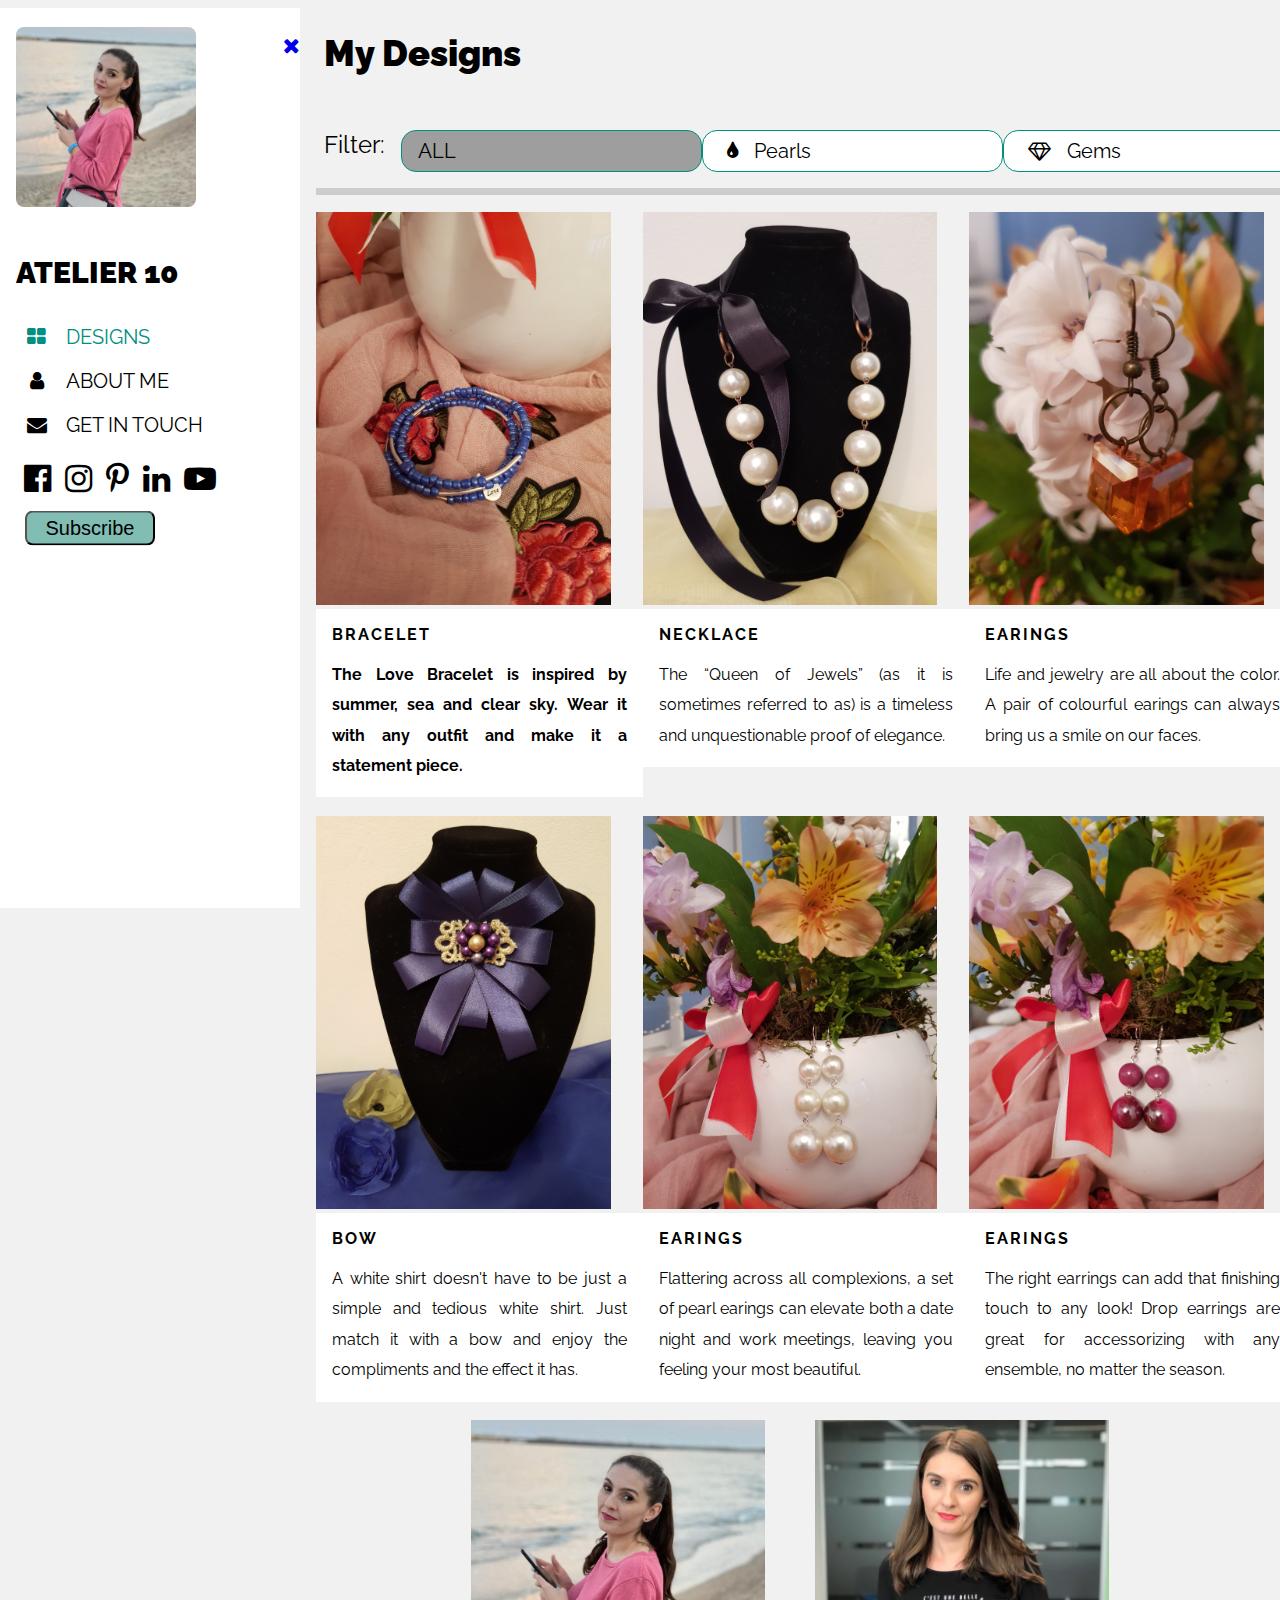
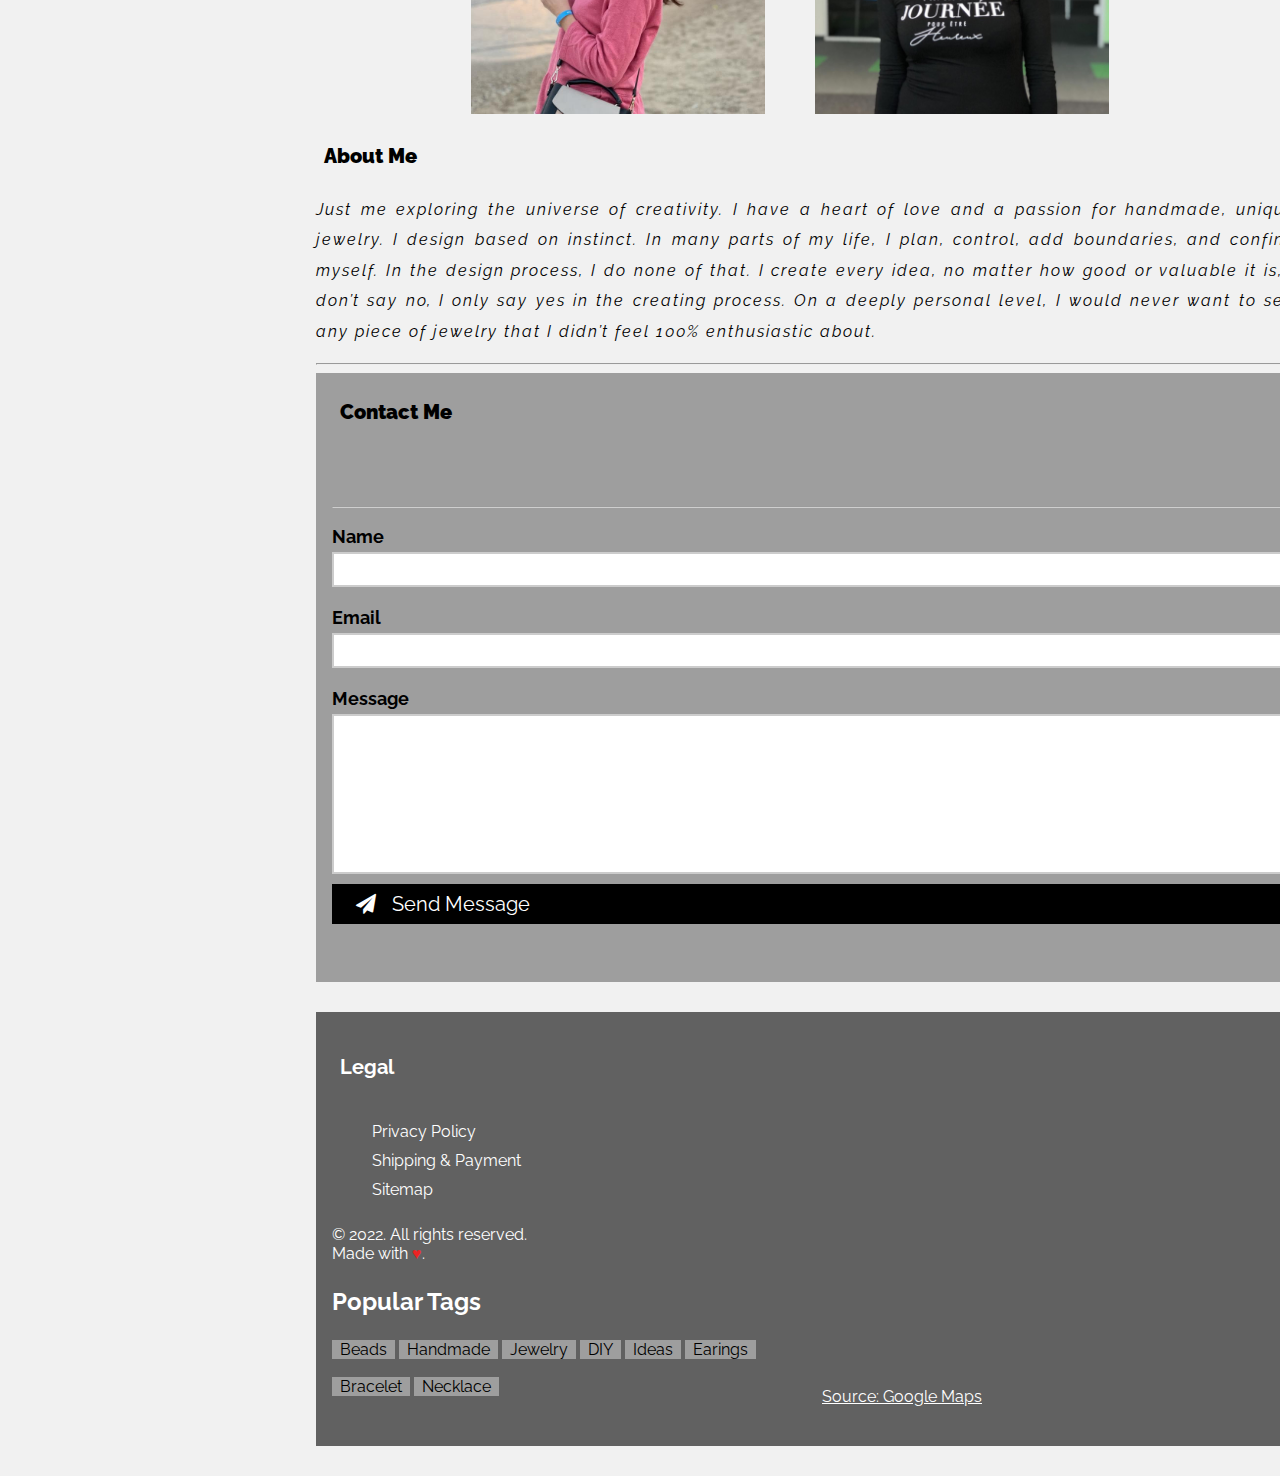
<file: index.html>
<!DOCTYPE html>
<html>
<title>Atelier 10</title>
<meta charset="UTF-8">
<meta name="viewport" content="width=device-width, initial-scale=1">
<link href="style.css" rel="stylesheet">
<link rel="stylesheet" href="https://fonts.googleapis.com/css?family=Raleway">
<link rel="stylesheet" href="https://cdnjs.cloudflare.com/ajax/libs/font-awesome/4.7.0/css/font-awesome.min.css">
<body class="light-grey content">

<nav class="sidebar white animate-left" id="mySidebar"><br>
  <div class="container">
  <a href="#" id="close-btn" class="closebtn right xlarge space-padding hover-grey" title="Close">
      <i class="fa fa-lg fa-times"></i></a>
    <img src="./pictures/portrait.jpeg" style="width:60%;" class="round">
    <br><br>
    <h2><b>ATELIER 10</b></h2>
  </div>
  <div class="bar-block">
    <a href="#designs" class="bar-item button space-padding"><i class="fa fa-th-large fa-fw margin-right"></i>DESIGNS</a> 
    <a href="#about" class="bar-item button space-padding"><i class="fa fa-user fa-fw margin-right"></i>ABOUT ME</a> 
    <a href="#contact" class="bar-item button space-padding"><i class="fa fa-envelope fa-fw margin-right"></i>GET IN TOUCH</a>
    </div>

   </div> 
  </div>
  <div class="panel large">
    <i class="fa fa-facebook-official hover-opacity fa-lg"></i>
    <i class="fa fa-instagram hover-opacity fa-lg"></i>
    <i class="fa fa-pinterest-p hover-opacity fa-lg"></i>
    <i class="fa fa-linkedin hover-opacity fa-lg"></i>
    <i class="fa fa-youtube-play hover-opacity fa-lg"></i>
  </div>
  <div class="space-padding-32 margin-left">
    <button id="btn1" class="big-btn hover-opacity">Subscribe
      <span class="tooltiptext">Subscribe to my newsletter</span>
    </button>
      <div class="form-group">
        <input type="e-mail" placeholder="Type your e-mail...">
      <button id="btn2" class="small-btn">Subscribe</button>
  </div>
</nav>

<div class="main" style="margin-left:300px">

 <section id="mySection">
  <header id="portfolio">
    <a href="#"><img src="./pictures/portrait.jpeg" style="width:59px;" class="responsive-pic right hover-opacity"></a>
    <p class="button xxlarge hover-text-grey" id="open-btn">
      <i class="fa fa-bars"></i>
    </p>
    <div class="container">
    <h1><b>My Designs</b></h1>
    <div class="section bottombar space-padding-16">
      <span class="margin-right" style="font-size:24px">Filter:</span> 
      <button class="button white hide-small grey active" onclick="filterSelection('all')">ALL</button>
      <!-- <button class="button white"><i class="fa fa-leaf margin-right"></i>Design</button> -->
      <button class="button white hide-small" onclick="filterSelection('pearls')"><i class="fa fa-tint margin-right"></i>Pearls</button>
      <button class="button white hide-small" onclick="filterSelection('gems')"><i class="fa fa-diamond margin-right"></i>Gems</button>
    </div>
    </div>
  </header>
  <!-- <div class="row"> -->
  <div class="row-padding">
    <div class="frame container margin-bottom gems" >
      <img src="./pictures/pic1.jpg" alt="Gems" class="hover-opacity">
      <div class="container white">
        <p><b>Bracelet</b></p>
        <p><b>The Love Bracelet is inspired by summer, sea and clear sky. Wear it with any outfit and make it a statement piece. </b></p>
      </div>
    </div>
    <div class="frame container margin-bottom pearls">
      <img src="./pictures/pic9.jpg" alt="Pearls" class="hover-opacity" width="auto">
      <div class="container white">
        <p><b>Necklace</b></p>
        <p>The “Queen of Jewels” (as it is sometimes referred to as) is a timeless and unquestionable proof of elegance.</p>
      </div>
    </div>
    <div class="frame container margin-bottom gems">
      <img src="./pictures/pic3.jpg" alt="Gems" class="hover-opacity">
      <div class="container white">
        <p><b>Earings</b></p>
        <p>Life and jewelry are all about the color. 
          A pair of colourful earings can always bring us a smile on our faces.</p>
      </div>
    </div>
  </div>
  
  <div class="row-padding">
    <div class="frame container margin-bottom gems">
      <img src="./pictures/pic12.jpg" alt="Gems" class="hover-opacity">
      <div class="container white">
        <p><b>Bow</b></p>
        <p>A white shirt doesn't have to be just a simple and tedious white shirt. 
          Just match it with a bow and enjoy the compliments and the effect it has. </p>
      </div>
    </div>
    <div class="frame container margin-bottom pearls">
      <img src="./pictures/pic5.jpg" alt="Pearls" class="hover-opacity">
      <div class="container white">
        <p><b>Earings</b></p>
        <p>Flattering across all complexions, a set of pearl earings can elevate both a date night and work meetings, 
          leaving you feeling your most beautiful.
        </p>
      </div>
    </div>
    <div class="frame container margin-bottom pearls">
      <img src="./pictures/pic6.jpg" alt="Pearls" class="hover-opacity">
      <div class="container white">
        <p><b>Earings</b></p>
        <p>The right earrings can add that finishing touch to any look! 
          Drop earrings are great for accessorizing with any ensemble, no matter the season.  
        </p>
      </div>
    </div>
  </div>
  <!-- </div> -->

  <div id="myModal" class="modal">
    <span class="close" title="Close">&times;</span>
    <img class="modal-content" id="image-content">
    <div id="caption"></div>
  </div>

  <!-- <div class="center space-padding-32">
    <div class="pagination">
      <a href="#" class="bar-item button hover-black">«</a>
      <a href="#" class="bar-item black button">1</a>
      <a href="#" class="bar-item button hover-black">2</a>
      <a href="#" class="bar-item button hover-black">3</a>
      <a href="#" class="bar-item button hover-black">4</a>
      <a href="#" class="bar-item button hover-black">»</a>
    </div>
  </div> -->

  <div class="pictures" id="about">
    <div class="first-pic hover-opacity">
      <img src="./pictures/portrait.jpeg" alt="Me"">
    </div>
    <div class="second-pic hover-opacity">
      <img src="./pictures/portrait2.jpeg" alt="Me">
    </div>
  </div>

  <div class="container space-padding-large">
    <h4><b>About Me</b></h4>
    <p>Just me exploring the universe of creativity. I have a heart of love and a passion for handmade, unique jewelry.
      I design based on instinct. In many parts of my life, I plan, control, add boundaries, and confine myself. In the design process, I do none of that.
       I create every idea, no matter how good or valuable it is, I don’t say no, I only say yes in the creating process.
       On a deeply personal level, I would never want to sell any piece of jewelry that I didn’t feel 100% enthusiastic about.
    </p>
    <hr>

  <div class="container space-padding-large grey">
    <h4 id="contact"><b>Contact Me</b></h4>
    <div class="row-padding center space-padding-24">
      <div class="frame dark-grey">
        <p><i class="fa fa-envelope fa-lg xxlarge text-light-grey"></i></p>
        <a href="mailto: gherghe.alina@yahoo.com" style="color: white">gherghe.alina@yahoo.com</a>
      </div>
      <div class="frame turcoise location">
        <p><i class="fa fa-map-marker fa-lg xxlarge text-light-grey"></i></p>
        <p>Bucharest, RO</p>
      </div>
      <div class="frame dark-grey">
        <p><i class="fa fa-phone fa-lg xxlarge text-light-grey"></i></p>
        <p>+40 0749024801</p>
      </div>
    </div>
    <hr class="opacity">
    <form action="" target="_blank">
      <div class="details">
        <label>Name</label>
        <input id="name" class="input border-input" type="text" name="Name" required>
      </div>
      <div class="details">
        <label>Email</label>
        <input id="email" class="input border-input" type="text" name="Email" required>
      </div>
      <div class="details">
        <label>Message</label>
        <textarea id="msg" class="input border-input" type="text" name="Message" 
          placeholder="Write your message..." style="height:140px" required>
        </textarea>
      </div>
      <button type="submit" id="send" class="button black margin-bottom" onclick="message()"><i 
        class="fa fa-paper-plane margin-right"></i>Send Message</button>
        <div class="message">
          <div class="succes" id="success">Your message was succesfully sent!</div>
          <div class="fail" id="fail">Fields cannot be empty!</div>
        </div>
    </form>
  </div>
  <footer class="container space-padding-32 dark-grey">
    <div class="mapouter">
      <div class="gmap_canvas">
        <iframe width="490" height="360" id="gmap_canvas" 
      src="https://maps.google.com/maps?q=bucharest&t=k&z=15&ie=UTF8&iwloc=&output=embed" frameborder="0" scrolling="no" marginheight="0" marginwidth="0">
      </iframe>
        <br>
      <a href="https://www.embedgooglemap.net" style="color:#fff">Source: Google Maps</a>
      </div>
    </div>
  <div class="space-padding-16">
        <h4>Legal</h4>
        <div class="list-items">
          <ul class="nav_ul small">
            <li>
              <a href="#">Privacy Policy</a>
            </li>
            <li>
              <a href="#">Shipping & Payment</a>
            </li>
            <li>
              <a href="#">Sitemap</a>
            </li>
          </ul> 
        </div>
        
      <div class="dark-grey ">
        
        <span>&copy; 2022. All rights reserved.</span>
        <div>
          <span>Made with <span class="heart">♥</span>.</span>
        </div>
      </div>
      <div class="tags">
        <h3>Popular Tags</h3>
        <p>
          <span class="tag grey margin-bottom">Beads</span> 
          <span class="tag grey small margin-bottom">Handmade</span>
          <span class="tag grey small margin-bottom">Jewelry</span>  
          <span class="tag grey small margin-bottom">DIY</span>
          <span class="tag grey small margin-bottom">Ideas</span> 
          <span class="tag grey small margin-bottom">Earings</span> 
          <span class="tag grey small margin-bottom">Bracelet</span> 
          <span class="tag grey small margin-bottom">Necklace</span>
        </p>
      </div>
      </div>
    </footer>
    </div>
 </section>
</div>
</div>
<script src="./app.js">

</script>

</body>
</html>
</file>
<file: style.css>
html {
    text-size-adjust: auto;
}
body,
h1,
h2,
h3,
h4,
h5,
h6 {
    font-family: "Raleway", sans-serif;
}
h1 {
    font-size: 36px;
    padding-left: 8px;
}
h2 {
    font-size: 30px;
}
h3 {
    font-size: 24px;
}
h4 {
    font-size: 20px;
    padding-left: 8px;
}
h5 {
    font-size: 18px;
}
h6 {
    font-size: 16px;
}
nav {
    z-index: 3;
    width: 400px;
    display: block;
    margin: 0;
}
.content {
    margin-left: auto;
    margin-right: auto;
    max-width: 1600px;
}
.sidebar {
    height: 100%;
    width: 300px;
    background-color: #fff;
    position: fixed;
    z-index: 1;
    overflow: auto;
}
.closebtn {
    display: inline-block;
}
#open-btn {
    display: block;
    width: 50px;
}
.sidebar {
    display: block;
}
.fa {
    font-size: 20px;
    padding-left: 8px;
}
.form-group {
    width: 300px;
    height: 65px;
    margin-top: 40px;
    transform: scaleX(0);
    transition: 200ms ease-in-out transform;
}
.form-group input {
    width: 240px;
    height: 32px;
    border-radius: 2px solid #62e1c1;
    background-color: transparent;
    outline: none;
    box-shadow: 2px 2px 2px 2px #018f81;
}
.small-btn {
    position: absolute;
    border: 2px solid;
    left: 170px;
    top: 20px;
    transform: translateY(-50%);
    font-size: 14px;
    border-radius: 8px;
    background-color: #82bdb3;
    cursor: pointer;
}
::placeholder {
    color: #000;
    font-style: italic;
    opacity: 1;
}
.big-btn {
    position: absolute;
    width: 130px;
    height: 35px;
    left: 30%;
    top: 520px;
    transform: translate(-50%, -50%);
    transition: 300ms ease-in-out opacity;
    background-color: #82bdb3;
    font-size: 20px;
    border-radius: 8px;
    cursor: pointer;
}
.tooltiptext {
    visibility: hidden;
    width: 200px;
    color: #000;
    position: absolute;
    z-index: 1;
    bottom: 100%;
    left: 30%;
    text-align: center;
    font-style: italic;
    font-size: 15px;
    margin-left: -50px;
    padding: 6px 0;
    transition: opacity 0.3s;
}

.tooltiptext::after {
    content: "";
    position: absolute;
    margin-left: -1000px;
    border-width: 5px;
    border-style: solid;
    border-color: #000 transparent transparent transparent;
}
.big-btn:hover .tooltiptext {
    visibility: visible;
    opacity: 1;
}
.remove-big-btn {
    opacity: 0;
    pointer-events: none; 
}
.show-form-group {
    transform: scaleX(1);
}
img {
    vertical-align: center;
    max-height: 100%;
    max-width: 100%;
}
.pictures {
    display: inline-flex;
    justify-content: center;
    gap: 50px;
}
.first-pic {
    width: 30%;
}
.second-pic {
    width: 30%;
}
@media screen and (max-width: 992px) {
    .row-padding, .container.white{
      flex-direction: column;
    
    }
    .sidebar, .section.bottombar.space-padding-16 { 
        display: none;
    }
}
@media screen and (max-width: 992px) {
    .closebtn {
      display: block;
    }
     .responsive-pic {
        border-radius: 50%;
        margin-top: 24px;
    }
    #open-btn {
        display: inline;
        position: absolute;
        top: 0;
        padding: 0;
    }
    h1 {
        text-align: center;
    }
    footer {
        display: flex;
        flex-direction: column;
    }
        .mapouter {
            overflow-x: hidden;
            display: flex;
            flex-direction: column;
            justify-content: space-around;
            width: 200px;
            padding-bottom: 20px;
            padding-left: 0;
        }
}

@media screen and (min-width: 993px) {
        #open-btn {
            display: none;
        }
        .responsive-pic {
            display: none;
        }
}
.button {
    width: 100%;
    text-align: left;
    color:#000;
    display: inline-block;
    border: none;
    padding: 8px 16px;
    vertical-align: middle;
    overflow: hidden;
    text-decoration: none;
    font-size: 20px;
    text-align: left;
    cursor: pointer;
    white-space: normal;
    font-family: "Raleway", sans-serif;
}
.button:first-child {
    color:#018f81;
}
.button:hover {
    color: #000;
    background-color: #ccc;
}
.button.white.hide-small {
    border: 1px solid #018f81;
    border-radius: 15px;
}
.container .white p:first-child {
    color: #000;
    text-align: justify;
    text-transform: uppercase;
    letter-spacing: 2px;
}
.container .white p:nth-child(2) {
    text-align: justify;
    line-height: 1.9;
}
h4 + p {
    text-align: justify;
    line-height: 1.9;
    font-style: italic;
    letter-spacing: 2px;
}
.pagination {
    width: 100%;
    overflow: hidden;
    white-space: normal;
    padding-bottom: 16px;
}
.center .pagination {
    display: inline-block;
    width: auto;
    position: static;
}
.pagination .bar-item {
    padding: 8px 16px;
    float: left;
    width: auto;
    border: none;
    display: block;
    outline: 0;
}
/*  */

.bar-block .bar-item {
    width: 80%;
    display: block;
    padding: 10px 16px;
    text-align: left;
    border: none;
    white-space: normal;
    float: none;
    outline: 0;
}
.bar-block .center .bar-item {
    text-align: center;
}
.bar:before,
.bar:after {
    content:"";
    display: table;
    clear: both;
}

.main {
    margin-top: 0;
    margin-left: 0;
    margin-right: 0;
}
label {
    font-weight: bold;
    font-size: large;
    margin-bottom: 5px;
}
.input {
    padding: 8px;
    display: block;
    border: none;
    border-bottom: 1px solid #ccc;   
}
.details {
    display: flex;
    flex-direction: column;
    align-content: space-around;
    padding-top: 10px;
    padding-bottom: 10px;
}
.message {
    width: 100%;
    position: relative;
    margin-bottom: 40px;
    display: flex;
    justify-content: center;
}
.message .succes {
    font-size: 20px;
    font-weight: bolder;
    color: #35f354;
    position: absolute;
    animation: buttons .3s linear;
    display: none;
}
.message .fail {
    font-size: 20px;
    color: #ec2424;
    position: absolute;
    animation: buttons .3s linear;
    display: none;
}
@keyframes button {
    0% {
        transform: scale(0.1);
    }
    50% {
        transform: scale(0.5);
    }
    100% {
        transform: scale(1);
    }
}
.border-input {
    border: 2px solid #ccc;
}
.bottombar {
    border-bottom: 7px solid #ccc;
}
.leftbar {
    border-left: 6px solid #ccc;
}
.rightbar {
    border-right: 6px solid #ccc;
}
.section {
    width: 100%;
    display: inline-flex;
    flex-direction: row;
    justify-content: flex-start;
    align-content: space-between;
    margin-top: 16px;
    margin-bottom: 16px;
    padding-left: 8px;
}
@media (max-width: 600px) {
    .section, .details {
        width: 33.33%;
    }
}
.tag {
    background-color:#000;
    color:#fff;
    display: inline-block;
    padding-left: 8px;
    padding-right: 8px;
    text-align: center;
}
.tags {
    display: block;
}
ul li {
    list-style-type: none;
    display: block;
    margin-bottom: 10px;
}
.list-items {
    display: flex;
    flex-direction: row;
    border: none;
    text-align: left;
    padding: 0!important;
}
.mapouter {
    position: relative;
    float: right; 
    text-align: left;
    top: 10px;
}
.gmap_canvas {
    overflow: hidden;
    background: none;
}
.nav_ul a {
    color: #fff;
    text-decoration: none;
}
.heart {
    color: #ec2424;
}
.margin {
    margin: 16px;
}
.margin-bottom {
    margin-bottom: 18px;
}
.margin-left {
    margin-left:16px;
}
.margin-right {
    margin-right: 16px;
}
.space-padding-small {
    padding: 4px 8px;
}
.space-padding {
    padding: 8px 16px;
}
.space-padding-large {
    padding: 12px 24px;
    margin-bottom: 30px;
}
.space-padding-16 {
    padding-top: 16px;
    padding-bottom: 16px;
}
.space-padding-24 {
    padding-top: 24px;
    padding-bottom: 24px;
}
.space-padding-32 {
    padding-top: 32px;
    padding-bottom: 32px;
}
.left {
    float:left;
} 
.right {
    float: right;
    left: 30px;
}
.round {
    border-radius: 8px;
}
.container {
    display: block;
    width: 100%;
}
.frame {
    float: left;
    width: 100%;
    display: none; 
}
.row-padding {
   display: flex;
   flex-direction: row;
   width: 100%;
}
.row-padding:after {
    content: "";
    display: table;
    display: none;
}
.container, .panel {
    padding: 0.01em 16px;
}
.panel {
    margin-top: 16px;
    margin-bottom: 16px;
}
.animate-opacity {
    animation: opac 0.8s;
}
@keyframes opac {
    from {
        opacity: 0;
         } 
    to { 
        opacity: 1;
    }
}
    .animate-left {
    position: fixed;
    animation: animateleft 0.3s;
} 
@keyframes animateleft {
    from {
        left: -300px;
        opacity: 0;
    } 
    to {
        left: 0; 
        opacity: 1;
    }
}
.opacity,.hover-opacity:hover {
    opacity: 0.60;
}
.small {
    font-size: 16px;
}
.large {
    font-size: 24px;
}
.xxlarge {
    font-size: 36px;
}
.xxxlarge {
    font-size: 64px;
}
.center {
    text-align: center;
}
.turcoise {
    color: #fff;
    background-color: #018f81;
}
.white {
    color: #000;
    background-color: #fff;
}
.black {
    color: #fff;
    background-color: #000;
}
.grey { 
    color:#000;
    background-color:#9e9e9e;
}
.light-grey,.hover-light-grey:hover {
    color:#000;
    background-color:#f1f1f1;
}
.dark-grey {
    color:#fff;
    background-color:#616161;
}
.modal {
    display: none; 
    position: fixed;
    z-index: 1;
    padding: 50px 50px 50px 50px; 
    left: 0px;
    top: 0;
    width: 100%;
    height: 100%;
    overflow: auto; 
    background-color: rgb(112, 108, 108); 
    background-color: rgba(94, 92, 92, 0.9); 
}
  .modal-content {
    margin: auto;
    display: block;
    width: 70%;
    max-width: 800px;
    border: 2px solid #000;
}
#caption {
    margin: auto;
    display: block;
    width: 100%;
    height: 100%;
    text-align: center;
    color: #ccc;
    padding: 10px 0;
    height: 150px;
}
  .modal-content, #caption {
    animation-name: zoom;
    animation-duration: 0.6s;
}
@keyframes zoom {
    from {
        transform: scale(0);
    }
    to {
        transform: scale(1);
    }
}
.close {
    position: absolute;
    top: 10px;
    right: 500px;
    color: #f1f1f1;
    font-size: 50px;
    font-weight: bold;
    transition: 0.3s;
}
  .close:hover,
  .close:focus {
    color: #d43535;
    text-decoration: none;
    cursor: pointer;
}
@media only screen and (max-width: 992px){
    .modal-content {
      width: 50%;
    }
    .close {
        position: fixed;
        right: 100px;
    }
  }
.show {
    display: block;
}
</file>
